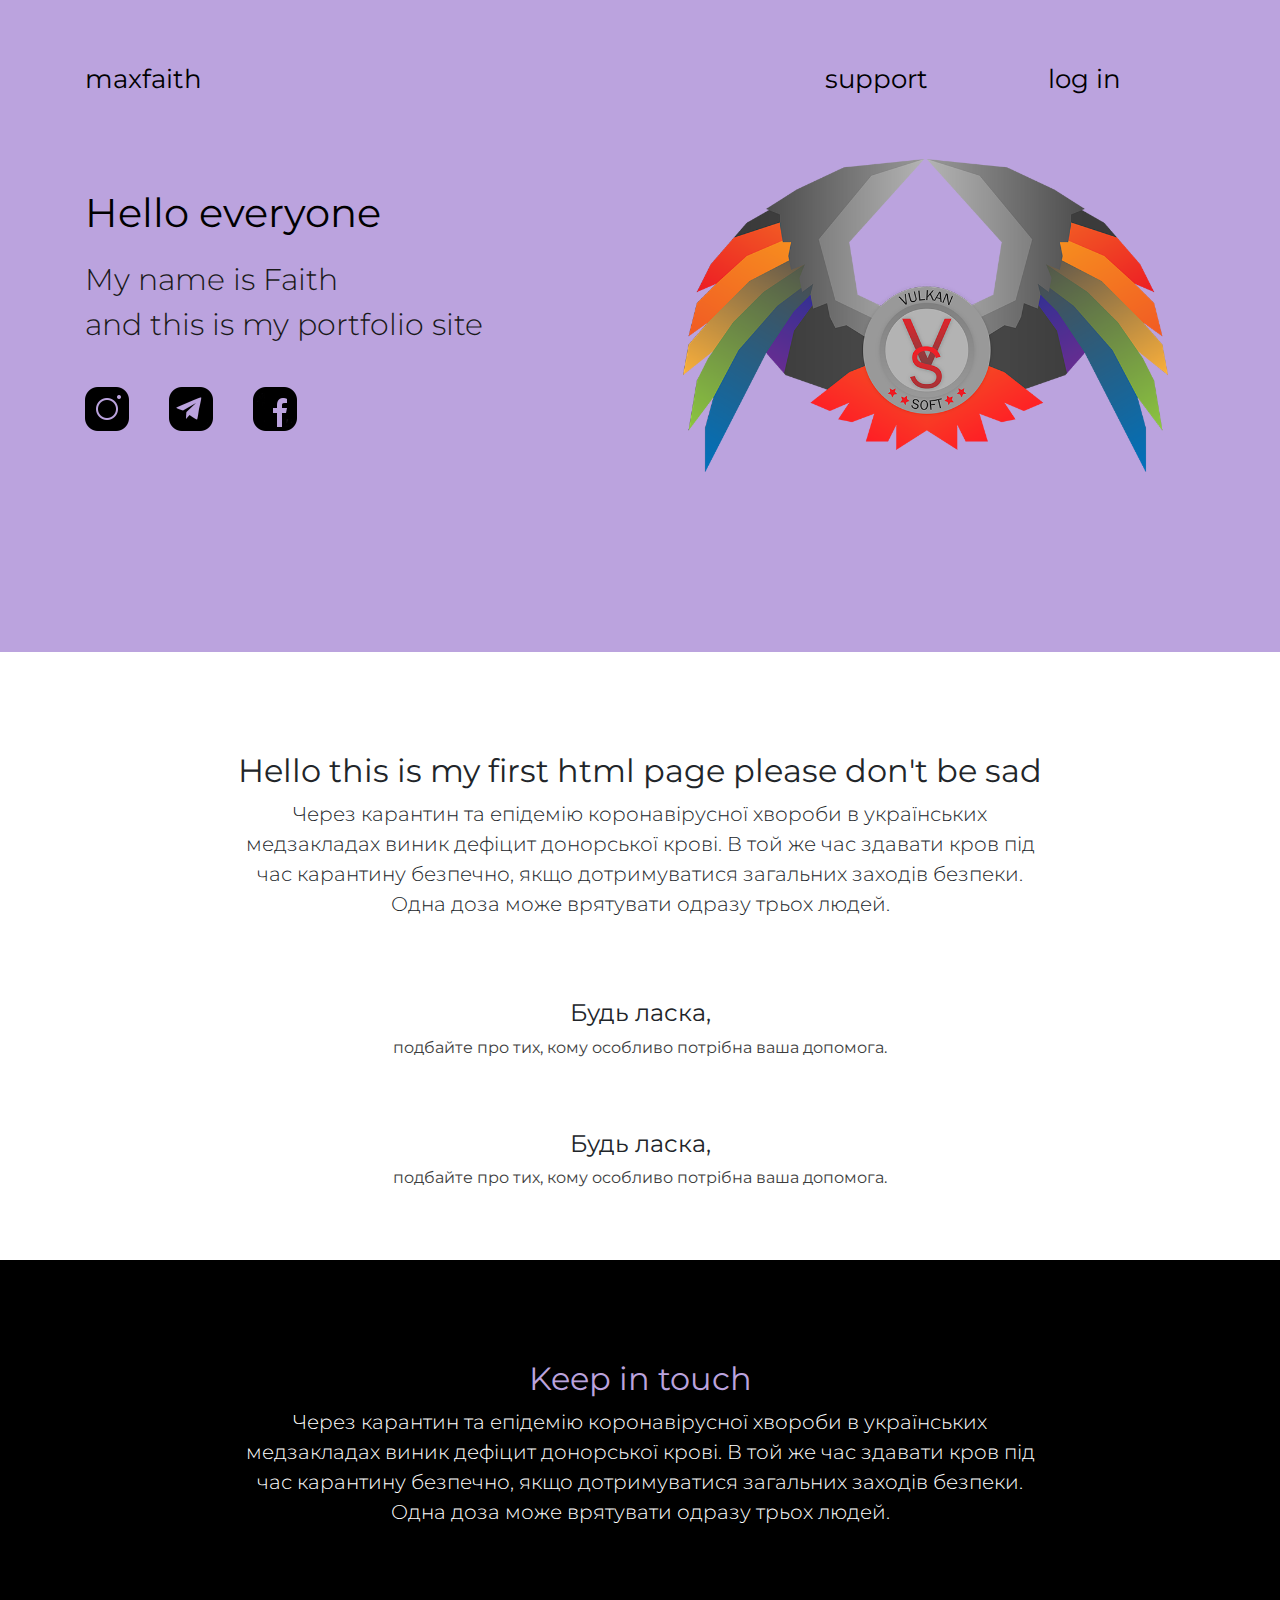
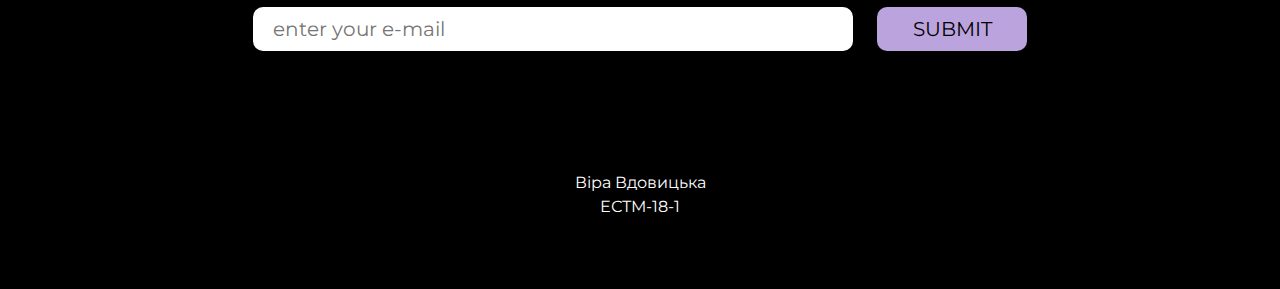
<file: index.html>
<!doctype html>
<html lang="en">
<head>
    <meta charset="UTF-8">
    <meta name="viewport"
          content="width=device-width, user-scalable=no, initial-scale=1.0, maximum-scale=1.0, minimum-scale=1.0">
    <meta http-equiv="X-UA-Compatible" content="ie=edge">
    <title>maxfaith</title>
    <link href="https://fonts.googleapis.com/css?family=PT+Sans:400,700" rel="stylesheet">
	<link href="https://fonts.googleapis.com/css2?family=Montserrat:wght@300;400;500&display=swap" rel="stylesheet">
    <link rel="stylesheet" href="css/bootstrap.min.css">
	<link rel="stylesheet" href="https://stackpath.bootstrapcdn.com/font-awesome/4.7.0/css/font-awesome.min.css">
    <link rel="stylesheet" href="https://maxcdn.bootstrapcdn.com/font-awesome/4.7.0/css/font-awesome.min.css">
    <link rel="stylesheet" href="css/animate.css">
	
	<!--файл стилей-->
    <link rel="stylesheet" href="css/main.css">
</head>
<body>
	<header class="header" id="header">
		<div class="container">
			<div class="row">
        <div class="col-lg-3">
          <div class="mytitle">
          maxfaith
          </div>
          
        </div>

        <div class ="col-lg-5 ml-auto">
          <nav>
            <ul class="menu d-flex justify-content-center">
              <li class="menu__item">
              <a href="#">support</a>
              </li>
              <li class="menu__item">
              <a href="#">log in</a>
              </li>
            </ul>
          </nav>
        </div>
      </div>

			<div class="row">
				<div class="col-lg-6">
					<div class="offer">
						<h1 class="offer__title">
						Hello everyone
						</h1>
						<div class="offer__intro">
						My name is Faith
						</div>
						<div class="offer__text">
						and this is my portfolio site
						</div>
						<ul class="icons d-flex">
							<li class="icons__item"><a href="#"><img src="icons/ig.png" width="44px"></a></li>
							<li class="icons__item"><a href="#"><img src="icons/tg.png" width="44px"></a></li>
							<li class="icons__item"><a href="#"><img src="icons/fb.png" width="44px"></a></li>
						</ul>
					</div>

				</div>

				<div class="col-lg-6 ml-auto">
					<img src="vs.png" class="logo" width="485px" alt="logo">
				</div>
			</div>
		</div>
	</header>

	<section class="info" id="info">
		<div class="container">
			<div class="row">
				<div class="col-lg-12 ">
					<div class="title">
						<h2 class="title_main">
						Hello this is my first html page please don't be sad
						</h2>
						<p class="title__text">
						Через карантин та епідемію коронавірусної хвороби в українських медзакладах виник дефіцит донорської крові. 
						В той же час здавати кров під час карантину безпечно, якщо дотримуватися загальних заходів безпеки. Одна доза може врятувати одразу трьох людей.
						</p>
					</div>
				</div>
			</div>

			<div class="row" >
				<div class="col-lg-12">
					<div class="feature ">
						
						<div class="feature__block">
							<h3 class="feature__title">
							Будь ласка, 
							</h3>
							<div class="feature__text">
							подбайте про тих, кому особливо потрібна ваша допомога.
							</div>
						</div>
					</div>
				</div>

				

				<div class="col-lg-12 ">
					<div class="feature">
						
						<div class="feature__block">
							<h3 class="feature__title">
							Будь ласка, 
							</h3>
							<div class="feature__text">
							подбайте про тих, кому особливо потрібна ваша допомога.
							</div>
						</div>
					</div>
				</div>
			</div>

		</div>
	</section>

	<section class="touch" id="touch">
		<div class="container">
			<div class="row">
				<div class="col-lg-12">
					<div class="title">
						<h2 class="title_main purple">
						Keep in touch
						</h2>
						<p class="title__text">
						Через карантин та епідемію коронавірусної хвороби в українських медзакладах виник дефіцит донорської крові. 
						В той же час здавати кров під час карантину безпечно, якщо дотримуватися загальних заходів безпеки. Одна доза може врятувати одразу трьох людей.
						</p>
					</div>
				</div>
			</div>

			<div class="row">
				<div class="col-lg-12 m-auto">
					<form acrion="#" class="form">
						<input type="email" placeholder="enter your e-mail"class="form__input" required>
						<button type="submit" class="form__btn">SUBMIT</button>
					</form>
				</div>
			</div>
		</div>
	</section>

	<footer class="footer" id="footer">
		<div class="container">
			<div class"row">
				<div class="col-lg-12">
					<div class="credits">
					Віра Вдовицька ЕСТМ-18-1
					</div
				</div>
			</div>
		</div>
	</footer>
</body>
</html>
</file>
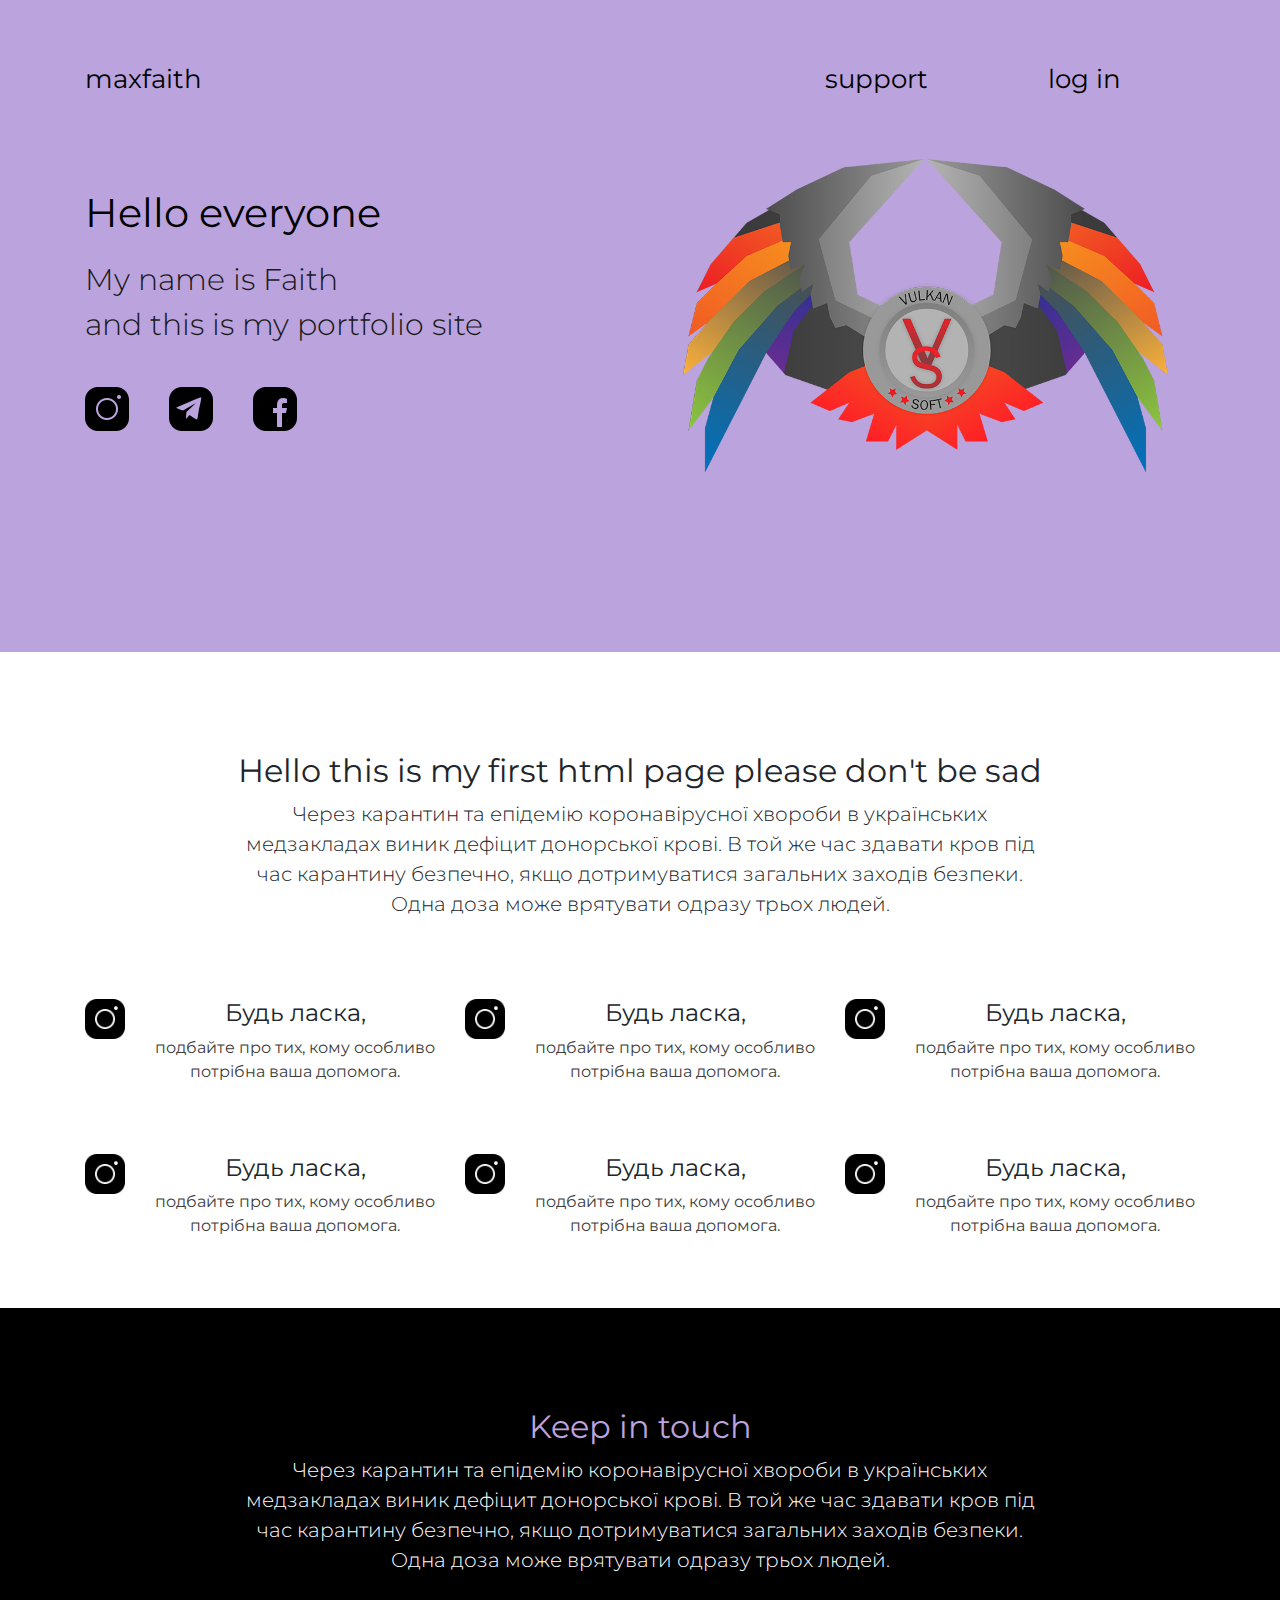
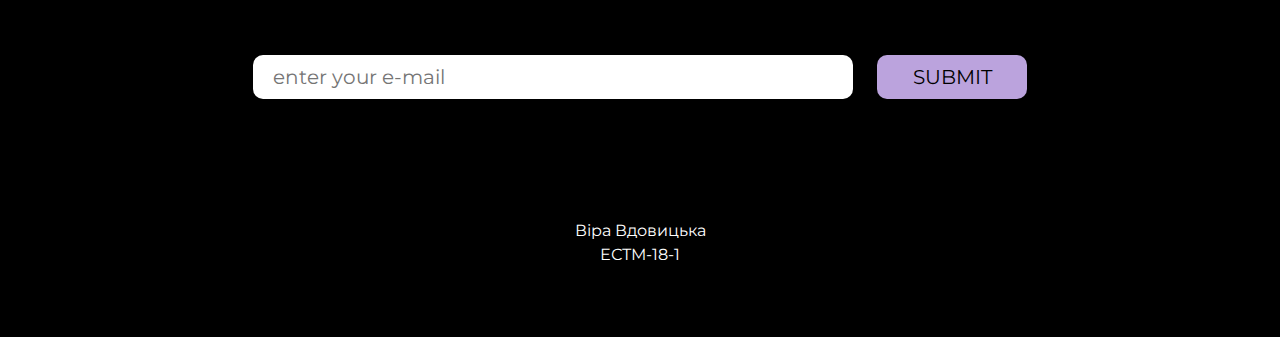
<file: login.html>
<!doctype html>
<html lang="en">
<head>
    <meta charset="UTF-8">
    <meta name="viewport"
          content="width=device-width, user-scalable=no, initial-scale=1.0, maximum-scale=1.0, minimum-scale=1.0">
    <meta http-equiv="X-UA-Compatible" content="ie=edge">
    <title>maxfaith</title>
    <link href="https://fonts.googleapis.com/css?family=PT+Sans:400,700" rel="stylesheet">
	<link href="https://fonts.googleapis.com/css2?family=Montserrat:wght@300;400;500&display=swap" rel="stylesheet">
    <link rel="stylesheet" href="css/bootstrap.min.css">
	<link rel="stylesheet" href="https://stackpath.bootstrapcdn.com/font-awesome/4.7.0/css/font-awesome.min.css">
    <link rel="stylesheet" href="https://maxcdn.bootstrapcdn.com/font-awesome/4.7.0/css/font-awesome.min.css">
    <link rel="stylesheet" href="css/animate.css">
	
	<!--файл стилей-->
    <link rel="stylesheet" href="css/main.css">
</head>
<body>
	<header class="header" id="header">
		<div class="container">
			<div class="row">
				<div class="col-lg-3">
					<div class="mytitle">
					maxfaith
					</div>
					
				</div>

				<div class ="col-lg-5 ml-auto">
					<nav>
						<ul class="menu d-flex justify-content-center">
							<li class="menu__item">
							<a href="#">support</a>
							</li>
							<li class="menu__item">
							<a href="#">log in</a>
							</li>
						</ul>
					</nav>
				</div>
			</div>

			<div class="row">
				<div class="col-lg-6">
					<div class="offer">
						<h1 class="offer__title">
						Hello everyone
						</h1>
						<div class="offer__intro">
						My name is Faith
						</div>
						<div class="offer__text">
						and this is my portfolio site
						</div>
						<ul class="icons d-flex">
							<li class="icons__item"><a href="#"><img src="icons/ig.png" width="44px"></a></li>
							<li class="icons__item"><a href="#"><img src="icons/tg.png" width="44px"></a></li>
							<li class="icons__item"><a href="#"><img src="icons/fb.png" width="44px"></a></li>
						</ul>
					</div>

				</div>

				<div class="col-lg-6 ml-auto">
					<img src="vs.png" class="logo" width="485px" alt="logo">
				</div>
			</div>
		</div>
	</header>

	<section class="info" id="info">
		<div class="container">
			<div class="row">
				<div class="col-lg-12">
					<div class="title">
						<h2 class="title_main">
						Hello this is my first html page please don't be sad
						</h2>
						<p class="title__text">
						Через карантин та епідемію коронавірусної хвороби в українських медзакладах виник дефіцит донорської крові. 
						В той же час здавати кров під час карантину безпечно, якщо дотримуватися загальних заходів безпеки. Одна доза може врятувати одразу трьох людей.
						</p>
					</div>
				</div>
			</div>

			<div class="row">
				<div class="col-lg-4">
					<div class="feature d-flex">
						<img src="icons/ig.png" width="40px" height="40px" class="feature__icon">
						<div class="feature__block">
							<h3 class="feature__title">
							Будь ласка, 
							</h3>
							<div class="feature__text">
							подбайте про тих, кому особливо потрібна ваша допомога.
							</div>
						</div>
					</div>
				</div>

				<div class="col-lg-4">
					<div class="feature d-flex">
						<img src="icons/ig.png" width="40px" height="40px" class="feature__icon">
						<div class="feature__block">
							<h3 class="feature__title">
							Будь ласка, 
							</h3>
							<div class="feature__text">
							подбайте про тих, кому особливо потрібна ваша допомога.
							</div>
						</div>
					</div>
				</div>

				<div class="col-lg-4">
					<div class="feature d-flex">
						<img src="icons/ig.png" width="40px" height="40px" class="feature__icon">
						<div class="feature__block">
							<h3 class="feature__title">
							Будь ласка, 
							</h3>
							<div class="feature__text">
							подбайте про тих, кому особливо потрібна ваша допомога.
							</div>
						</div>
					</div>
				</div>

				<div class="col-lg-4">
					<div class="feature d-flex">
						<img src="icons/ig.png" width="40px" height="40px" class="feature__icon">
						<div class="feature__block">
							<h3 class="feature__title">
							Будь ласка, 
							</h3>
							<div class="feature__text">
							подбайте про тих, кому особливо потрібна ваша допомога.
							</div>
						</div>
					</div>
				</div>

				<div class="col-lg-4">
					<div class="feature d-flex">
						<img src="icons/ig.png" width="40px" height="40px" class="feature__icon">
						<div class="feature__block">
							<h3 class="feature__title">
							Будь ласка, 
							</h3>
							<div class="feature__text">
							подбайте про тих, кому особливо потрібна ваша допомога.
							</div>
						</div>
					</div>
				</div>

				<div class="col-lg-4">
					<div class="feature d-flex">
						<img src="icons/ig.png" width="40px" height="40px" class="feature__icon">
						<div class="feature__block">
							<h3 class="feature__title">
							Будь ласка, 
							</h3>
							<div class="feature__text">
							подбайте про тих, кому особливо потрібна ваша допомога.
							</div>
						</div>
					</div>
				</div>
			</div>

		</div>
	</section>

	<section class="touch" id="touch">
		<div class="container">
			<div class="row">
				<div class="col-lg-12">
					<div class="title">
						<h2 class="title_main purple">
						Keep in touch
						</h2>
						<p class="title__text">
						Через карантин та епідемію коронавірусної хвороби в українських медзакладах виник дефіцит донорської крові. 
						В той же час здавати кров під час карантину безпечно, якщо дотримуватися загальних заходів безпеки. Одна доза може врятувати одразу трьох людей.
						</p>
					</div>
				</div>
			</div>

			<div class="row">
				<div class="col-lg-12 m-auto">
					<form acrion="#" class="form">
						<input type="email" placeholder="enter your e-mail"class="form__input" required>
						<button type="submit" class="form__btn">SUBMIT</button>
					</form>
				</div>
			</div>
		</div>
	</section>

	<footer class="footer" id="footer">
		<div class="container">
			<div class"row">
				<div class="col-lg-12">
					<div class="credits">
					Віра Вдовицька ЕСТМ-18-1
					</div
				</div>
			</div>
		</div>
	</footer>
</body>
</html>
</file>
<file: css/main.css>
/* спецификация */

body {
font-family: 'Montserrat', sans-serif;
}

ul, li{
	display:block;
	padding:0;
	margin:0;
}

h1, h2 {
	font-weight: 400;


}
h3 {
	font-weight: 400;
	font-size: 24px;
}
p, div, span, a {
	line-height: 1.5em;
}
a:hover{
	text-decoration: none;
	color: #fff;
}
.purple{
	color: #bba3dd;
}

/* первый экран */

.header {
	background: #bba3de;
	color: #000;
	padding-top: 60px;
	padding-bottom:120px;
}


.menu{
}

.menu__item {
	margin: 0 60px;
}

.menu__item a {
	font-size: 26px;
	font-weight: 400;
	color: black;

}

.mytitle {
	font-size: 26px;
	font-weight: 400;
	color: black;

}
.offer{
margin-top: 90px;
}

.icons__item {
	margin-right: 40px;
}
.offer__intro{
	font-size: 30px;
	color: #191919;
	font-weight: 300;
}
.offer__text{
	font-size: 30px;
	margin-bottom: 40px;
	color: #191919;
	font-weight: 300;
}
.offer__title{
	margin-bottom:20px;
	}


a:hover{
	color: #f1f1f1;
}


.logo{
	display: block;
	margin: 60px auto;
}



.title{
	padding-top:100px;
	padding-bottom: 80px;
	font-size:40px;
	text-align: center;
}

.title__main{
	font-size: 30px;
}

.title__text{
	font-size: 20px;
	font-weight: 300;
	width: 800px;
	margin: 0 auto;
}


/* второй экран */
.feature{
	margin-bottom: 70px;
	text-align:center;
	width:100%;
	
}
.feature__icon {
	margin-right:30px;
}

.feature__text{
	color: #3d3d3d;
}

/*touch */

.touch{
	background: black;
	color: white;
}

.form{
	text-align:center;
}

.form__input{
	background: white;
	font-size:20px;
	font-family: 'Montserrat', sans-serif;
	width: 600px;
	padding: 10px 0;
	border:0;
	margin-right: 20px;
	padding-left:20px;
	border-radius:10px;
	outline:none;
}

.form__btn{
	background: #bba3dd;
	font-size:20px;
	font-family: 'Montserrat', sans-serif;
	width: 150px;
	border:0;
	padding: 10px 0;
	cursor:pointer;
	border-radius:10px;
	outline:none;
}


/* footer */

.footer{
	background: black;
	padding: 70px 100px;
}
.credits{
	color:white;
	font-size: 16px;
	text-align:center;
	padding-top: 50px;
	width: 150px;
	margin:0 auto;
}
</file>
